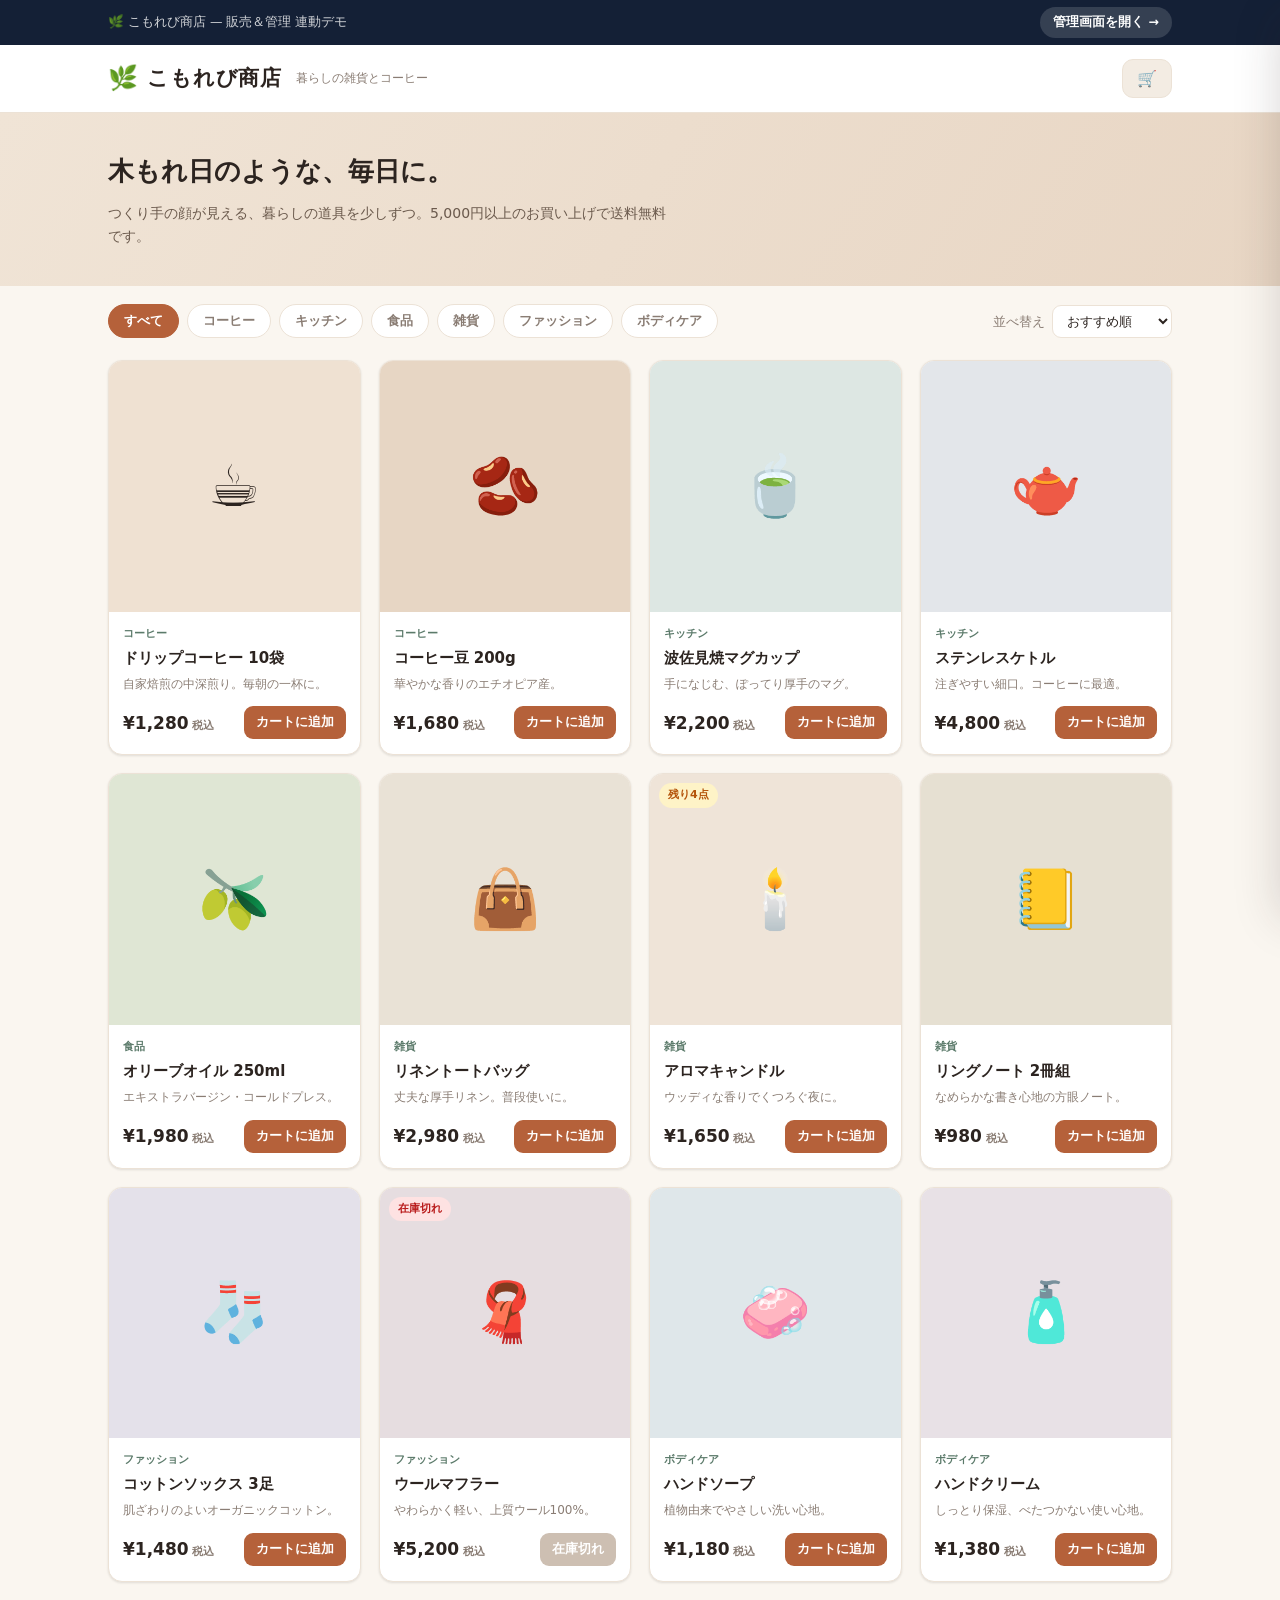
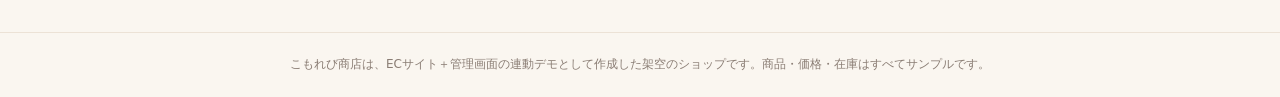
<file: index.html>
<!DOCTYPE html>
<html lang="ja">
<head>
<meta charset="UTF-8">
<meta name="viewport" content="width=device-width, initial-scale=1.0">
<title>こもれび商店｜販売＆管理が連動するECサイト（サンプル）</title>
<meta name="description" content="販売（ストア）と管理（ダッシュボード）が同じデータベースで連動するECサイトのサンプル。注文すると在庫が減り、管理画面の売上・注文に即反映されます。">
<meta property="og:title" content="こもれび商店｜販売＆管理が連動するECサイト">
<meta property="og:description" content="ストアと管理ダッシュボードが1つのデータで連動するサンプル。">
<meta property="og:type" content="website">
<meta name="twitter:card" content="summary">
<link rel="icon" href="data:image/svg+xml,<svg xmlns='http://www.w3.org/2000/svg' viewBox='0 0 100 100'><text y='.9em' font-size='90'>🌿</text></svg>">
<link rel="stylesheet" href="style.css">
</head>
<body>
<div class="mode-switch">
  <div class="ms-wrap">
    <span class="ms-tag">🌿 こもれび商店 — 販売＆管理 連動デモ</span>
    <a href="admin.html">管理画面を開く →</a>
  </div>
</div>

<header class="shop-header">
  <div class="hwrap">
    <a class="brand" href="#" id="homeLink"><span class="brand-mark">🌿</span><span class="brand-name">こもれび商店</span></a>
    <p class="brand-tag">暮らしの雑貨とコーヒー</p>
    <button class="cart-btn" id="cartBtn" aria-label="カートを開く">🛒 <span class="cart-badge" id="cartBadge" hidden>0</span></button>
  </div>
</header>

<main id="shopView">
  <section class="hero">
    <div class="hero-inner">
      <h1>木もれ日のような、毎日に。</h1>
      <p>つくり手の顔が見える、暮らしの道具を少しずつ。5,000円以上のお買い上げで送料無料です。</p>
    </div>
  </section>

  <div class="shop-bar">
    <div class="chips" id="catChips"></div>
    <label class="sort">並べ替え
      <select id="sortSel">
        <option value="popular">おすすめ順</option>
        <option value="priceAsc">価格が安い順</option>
        <option value="priceDesc">価格が高い順</option>
        <option value="nameAsc">名前順</option>
      </select>
    </label>
  </div>
  <div class="product-grid" id="grid"></div>
</main>

<section id="checkoutView" class="view" hidden>
  <button class="back-link" id="backToShop">← 買い物に戻る</button>
  <h2 class="ck-title">ご注文手続き</h2>
  <div class="ck-layout">
    <form class="ck-form" id="ckForm" novalidate>
      <h3>お届け先</h3>
      <label class="fld"><span>お名前 <em>必須</em></span><input type="text" name="name" autocomplete="name" required></label>
      <div class="fld-row">
        <label class="fld"><span>郵便番号 <em>必須</em></span><input type="text" name="zip" inputmode="numeric" placeholder="1500001" required></label>
        <label class="fld"><span>電話番号 <em>必須</em></span><input type="tel" name="tel" inputmode="numeric" placeholder="09012345678" required></label>
      </div>
      <label class="fld"><span>ご住所 <em>必須</em></span><input type="text" name="addr" required></label>
      <label class="fld"><span>メールアドレス <em>必須</em></span><input type="email" name="email" placeholder="example@example.com" required></label>
      <h3 style="margin-top:18px">お支払い方法</h3>
      <div class="pay-opts">
        <label class="pay"><input type="radio" name="pay" value="代金引換" checked><span>代金引換</span></label>
        <label class="pay"><input type="radio" name="pay" value="クレジットカード"><span>クレジットカード</span></label>
        <label class="pay"><input type="radio" name="pay" value="銀行振込"><span>銀行振込</span></label>
      </div>
    </form>
    <aside class="ck-summary">
      <h3>ご注文内容</h3>
      <div id="ckItems"></div>
      <dl class="ck-totals" id="ckTotals"></dl>
      <button class="btn btn-primary btn-block" id="placeOrder">この内容で注文する</button>
      <p class="ck-note">※ サンプルのため決済・発送は行われません。注文は管理画面に反映されます。</p>
    </aside>
  </div>
</section>

<section id="doneView" class="view" hidden>
  <div class="done-card">
    <div class="done-ico">✓</div>
    <h2>ご注文ありがとうございます</h2>
    <p>ご注文を受け付けました。この注文は<strong>管理画面の売上・注文一覧に反映</strong>されています。</p>
    <p class="order-no">注文番号：<strong id="orderNo"></strong></p>
    <div style="display:flex;gap:10px;justify-content:center;flex-wrap:wrap">
      <button class="btn btn-primary" id="continueShop">買い物を続ける</button>
      <a class="btn btn-ghost" href="admin.html">管理画面で確認する →</a>
    </div>
  </div>
</section>

<aside class="cart-drawer" id="cartDrawer" aria-label="カート">
  <div class="cd-head"><h2>カート</h2><button class="cd-close" id="cdClose" aria-label="閉じる">✕</button></div>
  <div class="cd-items" id="cdItems"></div>
  <div class="cd-foot" id="cdFoot"></div>
</aside>
<div class="scrim" id="scrim"></div>

<footer class="shop-foot">
  <p>こもれび商店は、ECサイト＋管理画面の連動デモとして作成した架空のショップです。商品・価格・在庫はすべてサンプルです。</p>
</footer>

<div id="toast" class="toast"></div>
<script src="db.js"></script>
<script src="store.js"></script>
</body>
</html>
</file>
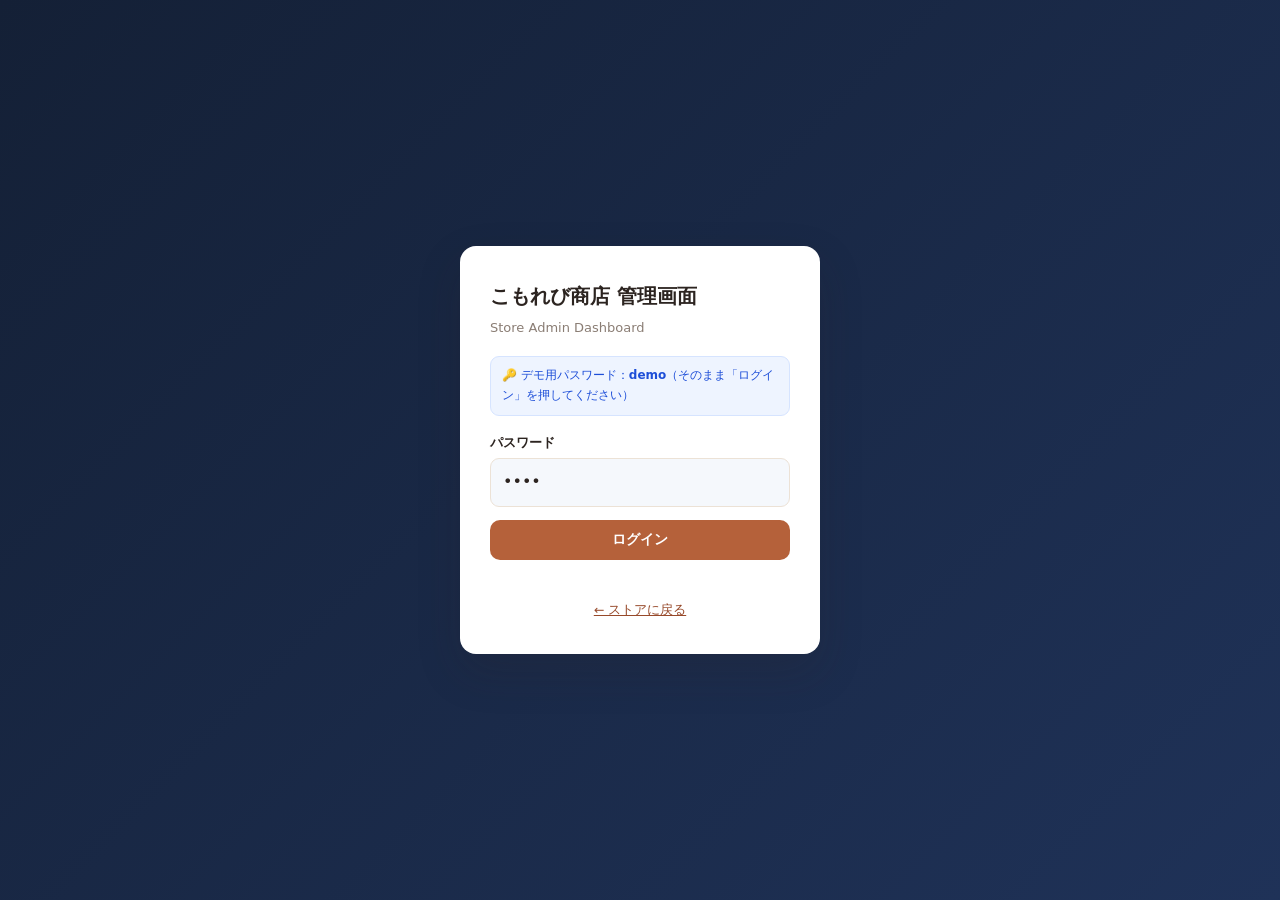
<file: admin.html>
<!DOCTYPE html>
<html lang="ja">
<head>
<meta charset="UTF-8">
<meta name="viewport" content="width=device-width, initial-scale=1.0">
<title>管理画面｜こもれび商店（販売データ連動ダッシュボード）</title>
<meta name="description" content="こもれび商店の管理画面。ストアの注文データをもとにした売上ダッシュボード・注文管理・在庫管理。">
<link rel="icon" href="data:image/svg+xml,<svg xmlns='http://www.w3.org/2000/svg' viewBox='0 0 100 100'><text y='.9em' font-size='90'>📊</text></svg>">
<link rel="stylesheet" href="style.css">
</head>
<body class="adm-body">

<!-- ログイン -->
<div class="login-screen" id="loginScreen">
  <form class="login-card" id="loginForm">
    <h1>こもれび商店 管理画面</h1>
    <p class="lc-sub">Store Admin Dashboard</p>
    <div class="login-demo">🔑 デモ用パスワード：<strong>demo</strong>（そのまま「ログイン」を押してください）</div>
    <label class="fld"><span>パスワード</span><input type="password" id="loginPass" value="demo" autocomplete="off"></label>
    <button type="submit" class="btn btn-primary btn-block">ログイン</button>
    <div class="login-err" id="loginErr"></div>
    <p style="text-align:center;margin-top:14px;font-size:12.5px"><a href="index.html">← ストアに戻る</a></p>
  </form>
</div>

<!-- 管理アプリ本体 -->
<div class="adm-app" id="adminApp" hidden>
  <aside class="adm-side" id="admSide">
    <div class="adm-brand"><span style="font-size:20px">🌿</span><span>こもれび<b>Admin</b></span></div>
    <nav class="adm-nav">
      <button data-sec="dash" class="active">📈 ダッシュボード</button>
      <button data-sec="orders">🧾 注文管理</button>
      <button data-sec="products">📦 商品・在庫</button>
      <button data-sec="store" id="toStore">🛒 ストアを開く</button>
    </nav>
    <div class="side-foot">
      <button class="adm-logout" id="reseedBtn" style="margin-bottom:8px">🔄 デモデータを初期化</button>
      <button class="adm-logout" id="logoutBtn">ログアウト</button>
    </div>
  </aside>

  <div class="adm-main">
    <header class="adm-top">
      <button class="adm-menu-btn" id="menuBtn">☰</button>
      <h1 id="secTitle">ダッシュボード</h1>
      <div class="at-actions">
        <div class="seg" id="periodSeg" data-show="dash">
          <button data-period="7">7日</button>
          <button data-period="30" class="active">30日</button>
          <button data-period="90">90日</button>
        </div>
      </div>
    </header>

    <div class="adm-content">
      <!-- ダッシュボード -->
      <div id="secDash">
        <section class="kpi-row" id="kpiRow" style="margin-bottom:18px"></section>
        <section class="agrid-2" style="margin-bottom:18px">
          <div class="acard"><div class="card-head"><h2>売上推移</h2><span class="card-meta" id="lineMeta"></span></div>
            <div class="chart-wrap"><svg id="lineChart" viewBox="0 0 720 250" preserveAspectRatio="xMidYMid meet"></svg></div></div>
          <div class="acard"><div class="card-head"><h2>カテゴリ構成比</h2></div>
            <div class="donut-wrap"><svg id="donutChart" viewBox="0 0 200 200"></svg><ul class="legend" id="donutLegend"></ul></div></div>
        </section>
        <section class="agrid-2 b">
          <div class="acard"><div class="card-head"><h2>人気商品 TOP5（数量）</h2></div>
            <div class="chart-wrap"><svg id="barChart" viewBox="0 0 480 250" preserveAspectRatio="xMidYMid meet"></svg></div></div>
          <div class="acard"><div class="card-head"><h2>最近の注文</h2><span class="card-meta">ストアの注文がここに入ります</span></div>
            <div class="atable-wrap"><table class="atable"><thead><tr><th>注文番号</th><th>顧客</th><th class="num">金額</th><th>状態</th></tr></thead><tbody id="recentBody"></tbody></table></div></div>
        </section>
      </div>

      <!-- 注文管理 -->
      <div id="secOrders" hidden>
        <div class="filter-bar" id="orderFilter">
          <button class="fbtn active" data-f="all">すべて</button>
          <button class="fbtn" data-f="new">未発送</button>
          <button class="fbtn" data-f="shipped">発送済み</button>
          <button class="fbtn" data-f="done">完了</button>
          <button class="fbtn" data-f="returned">返品</button>
          <button class="fbtn" data-f="canceled">キャンセル</button>
        </div>
        <div class="acard">
          <div class="atable-wrap">
            <table class="atable">
              <thead><tr><th>注文番号</th><th>日時</th><th>顧客</th><th>商品</th><th class="num">金額</th><th>状態変更</th></tr></thead>
              <tbody id="ordersBody"></tbody>
            </table>
          </div>
        </div>
      </div>

      <!-- 商品・在庫 -->
      <div id="secProducts" hidden>
        <div id="stockAlert"></div>
        <div class="acard">
          <div class="atable-wrap">
            <table class="atable">
              <thead><tr><th>商品</th><th>カテゴリ</th><th class="num">価格</th><th>在庫</th><th class="num">累計販売数</th><th>公開</th></tr></thead>
              <tbody id="productsBody"></tbody>
            </table>
          </div>
        </div>
      </div>
    </div>
    <footer class="adm-foot">ストアの注文と同じデータベース（ブラウザ内）を集計しています。グラフはライブラリ不使用のバニラJS（SVG）。MySQL用の設計（schema.sql / queries.sql）も同梱。</footer>
  </div>
</div>
<div class="scrim" id="admScrim"></div>
<div id="toast" class="toast"></div>

<script src="db.js"></script>
<script src="admin.js"></script>
</body>
</html>
</file>
<file: style.css>
:root {
  --brand: #b5613a;
  --brand-dark: #97492a;
  --ink: #2c2420;
  --muted: #8a7d74;
  --bg: #faf6f0;
  --card: #ffffff;
  --soft: #f3ece3;
  --border: #ece2d6;
  --accent: #5b7a6a;
  --danger: #c2410c;
  /* admin（管理画面）系 */
  --navy: #142036;
  --navy-2: #1f3258;
  --blue: #2563eb;
  --up: #16a34a;
  --down: #e11d48;
  --c1: #2563eb; --c2: #0ea5e9; --c3: #22c55e; --c4: #f59e0b; --c5: #a855f7; --c6: #ec4899;
  --radius: 14px;
  --shadow: 0 1px 3px rgba(44,36,32,.07), 0 1px 2px rgba(44,36,32,.05);
  --shadow-lg: 0 18px 44px rgba(44,36,32,.18);
}
* { box-sizing: border-box; margin: 0; padding: 0; }
/* hidden属性を確実に効かせる（.login-screen / .adm-app / .cart-badge 等の display 指定に勝たせる） */
[hidden] { display: none !important; }
body { font-family: "Hiragino Kaku Gothic ProN", "Yu Gothic", Meiryo, system-ui, sans-serif; color: var(--ink); background: var(--bg); line-height: 1.65; -webkit-font-smoothing: antialiased; }
a { color: var(--brand-dark); }
.yen::before { content: "¥"; }

/* ===== 共通ボタン・トースト ===== */
.btn { border: none; border-radius: 10px; padding: 11px 18px; font-size: 14px; font-weight: 700; cursor: pointer; transition: filter .15s, transform .05s; text-decoration: none; display: inline-block; }
.btn:active { transform: translateY(1px); }
.btn-primary { background: var(--brand); color: #fff; }
.btn-primary:hover { filter: brightness(1.06); }
.btn-block { width: 100%; }
.btn-ghost { background: var(--card); color: var(--ink); border: 1px solid var(--border); }
.btn-ghost:hover { border-color: var(--brand); }
.toast { position: fixed; bottom: 22px; left: 50%; transform: translateX(-50%) translateY(16px); background: var(--ink); color: #fff; padding: 10px 18px; border-radius: 999px; font-size: 13px; font-weight: 600; opacity: 0; pointer-events: none; transition: opacity .2s, transform .2s; z-index: 80; }
.toast.show { opacity: 1; transform: translateX(-50%) translateY(0); }

/* ===== 上部バー（ストア⇄管理の切替リンク） ===== */
.mode-switch { background: var(--navy); color: #fff; font-size: 12.5px; }
.mode-switch .ms-wrap { max-width: 1100px; margin: 0 auto; padding: 7px 18px; display: flex; align-items: center; gap: 10px; }
.mode-switch .ms-tag { opacity: .8; }
.mode-switch a { color: #fff; text-decoration: none; margin-left: auto; background: rgba(255,255,255,.14); padding: 5px 13px; border-radius: 999px; font-weight: 700; }
.mode-switch a:hover { background: rgba(255,255,255,.26); }

/* =========================================================================
 * ストア（販売）側
 * =======================================================================*/
.shop-header { background: var(--card); border-bottom: 1px solid var(--border); position: sticky; top: 0; z-index: 20; }
.hwrap { max-width: 1100px; margin: 0 auto; padding: 14px 18px; display: flex; align-items: center; gap: 14px; }
.brand { display: flex; align-items: center; gap: 9px; text-decoration: none; color: var(--ink); }
.brand-mark { font-size: 24px; }
.brand-name { font-family: "Hiragino Mincho ProN", "Yu Mincho", serif; font-size: 21px; font-weight: 600; letter-spacing: .04em; }
.brand-tag { font-size: 12px; color: var(--muted); }
.cart-btn { margin-left: auto; position: relative; background: var(--soft); border: 1px solid var(--border); border-radius: 11px; padding: 9px 14px; font-size: 16px; cursor: pointer; }
.cart-btn:hover { border-color: var(--brand); }
.cart-badge { position: absolute; top: -7px; right: -7px; background: var(--brand); color: #fff; font-size: 11px; font-weight: 700; min-width: 19px; height: 19px; border-radius: 999px; display: grid; place-items: center; padding: 0 5px; }

.hero { background: linear-gradient(120deg, #f0e4d6, #e8d6c4); }
.hero-inner { max-width: 1100px; margin: 0 auto; padding: 38px 18px; }
.hero h1 { font-family: "Hiragino Mincho ProN", serif; font-size: 26px; margin-bottom: 8px; }
.hero p { font-size: 14px; color: #6b5a4d; max-width: 560px; }

.shop-bar { max-width: 1100px; margin: 0 auto; padding: 18px 18px 4px; display: flex; align-items: center; gap: 14px; flex-wrap: wrap; }
.chips { display: flex; gap: 8px; flex-wrap: wrap; flex: 1; }
.chip { background: var(--card); border: 1px solid var(--border); border-radius: 999px; padding: 7px 15px; font-size: 13px; font-weight: 600; color: var(--muted); cursor: pointer; }
.chip:hover { border-color: var(--brand); color: var(--ink); }
.chip.active { background: var(--brand); color: #fff; border-color: var(--brand); }
.sort { font-size: 13px; color: var(--muted); display: flex; align-items: center; gap: 7px; }
.sort select { font: inherit; padding: 7px 10px; border-radius: 9px; border: 1px solid var(--border); background: var(--card); color: var(--ink); }

.product-grid { max-width: 1100px; margin: 0 auto; padding: 18px 18px 50px; display: grid; grid-template-columns: repeat(4, 1fr); gap: 18px; }
.product { background: var(--card); border: 1px solid var(--border); border-radius: var(--radius); overflow: hidden; display: flex; flex-direction: column; box-shadow: var(--shadow); transition: transform .12s, box-shadow .15s; }
.product:hover { transform: translateY(-3px); box-shadow: var(--shadow-lg); }
.p-thumb { aspect-ratio: 1/1; display: grid; place-items: center; font-size: 58px; position: relative; }
.p-stocktag { position: absolute; top: 9px; left: 9px; font-size: 11px; font-weight: 700; padding: 3px 9px; border-radius: 999px; }
.p-stocktag.low { background: #fef3c7; color: #b45309; }
.p-stocktag.out { background: #fee2e2; color: #b91c1c; }
.p-body { padding: 13px 14px 15px; display: flex; flex-direction: column; flex: 1; }
.p-cat { font-size: 11px; color: var(--accent); font-weight: 700; }
.p-name { font-size: 15px; font-weight: 600; margin: 3px 0 4px; }
.p-desc { font-size: 12px; color: var(--muted); flex: 1; }
.p-foot { display: flex; align-items: center; justify-content: space-between; margin-top: 12px; gap: 8px; }
.p-price { font-size: 17px; font-weight: 800; }
.p-price small { font-size: 11px; font-weight: 600; color: var(--muted); }
.add-btn { background: var(--brand); color: #fff; border: none; border-radius: 9px; padding: 8px 12px; font-size: 12.5px; font-weight: 700; cursor: pointer; white-space: nowrap; }
.add-btn:hover { filter: brightness(1.06); }
.add-btn:disabled { background: #cdbfb2; cursor: not-allowed; }

/* カートドロワー */
.cart-drawer { position: fixed; top: 0; right: 0; height: 100vh; width: 380px; max-width: 92vw; background: var(--card); box-shadow: var(--shadow-lg); z-index: 60; transform: translateX(100%); transition: transform .25s ease; display: flex; flex-direction: column; }
.cart-drawer.open { transform: translateX(0); }
.cd-head { display: flex; align-items: center; justify-content: space-between; padding: 16px 18px; border-bottom: 1px solid var(--border); }
.cd-head h2 { font-size: 18px; font-family: "Hiragino Mincho ProN", serif; }
.cd-close { background: none; border: none; font-size: 18px; cursor: pointer; color: var(--muted); }
.cd-items { flex: 1; overflow-y: auto; padding: 8px 18px; }
.cd-empty { text-align: center; color: var(--muted); padding: 40px 10px; font-size: 14px; }
.cd-item { display: grid; grid-template-columns: 48px 1fr auto; gap: 11px; align-items: center; padding: 12px 0; border-bottom: 1px solid var(--border); }
.cd-thumb { width: 48px; height: 48px; border-radius: 10px; display: grid; place-items: center; font-size: 26px; }
.cd-name { font-size: 13.5px; font-weight: 600; }
.cd-unit { font-size: 11.5px; color: var(--muted); }
.cd-qty { display: inline-flex; align-items: center; gap: 8px; margin-top: 5px; }
.qbtn { width: 24px; height: 24px; border-radius: 7px; border: 1px solid var(--border); background: var(--soft); cursor: pointer; font-size: 14px; line-height: 1; }
.qbtn:hover { border-color: var(--brand); }
.cd-line { text-align: right; font-weight: 700; font-size: 14px; }
.cd-remove { display: block; background: none; border: none; color: var(--muted); font-size: 11px; cursor: pointer; margin-top: 4px; text-decoration: underline; }
.cd-foot { border-top: 1px solid var(--border); padding: 16px 18px 20px; }
.cd-row { display: flex; justify-content: space-between; font-size: 13.5px; margin-bottom: 6px; color: var(--muted); }
.cd-row.total { color: var(--ink); font-weight: 800; font-size: 17px; margin: 10px 0 14px; }
.cd-free { font-size: 12px; color: var(--accent); margin-bottom: 10px; }
.scrim { position: fixed; inset: 0; background: rgba(44,36,32,.45); z-index: 50; opacity: 0; pointer-events: none; transition: opacity .22s; }
.scrim.show { opacity: 1; pointer-events: auto; }

/* チェックアウト・完了（ストア） */
.view { max-width: 1000px; margin: 0 auto; padding: 26px 18px 60px; }
.back-link { background: none; border: none; color: var(--brand-dark); font-size: 14px; cursor: pointer; margin-bottom: 12px; }
.ck-title { font-size: 23px; font-family: "Hiragino Mincho ProN", serif; margin-bottom: 18px; }
.ck-layout { display: grid; grid-template-columns: 1.3fr 1fr; gap: 22px; align-items: start; }
.ck-form, .ck-summary { background: var(--card); border: 1px solid var(--border); border-radius: var(--radius); padding: 22px; box-shadow: var(--shadow); }
.ck-form h3, .ck-summary h3 { font-size: 15px; margin-bottom: 12px; }
.fld { display: block; margin-bottom: 13px; }
.fld > span { display: block; font-size: 13px; font-weight: 600; margin-bottom: 5px; }
.fld em { font-style: normal; font-size: 10.5px; color: #fff; background: var(--brand); padding: 1px 7px; border-radius: 999px; margin-left: 6px; }
.fld input, .fld textarea, .fld select { width: 100%; font: inherit; background: var(--soft); border: 1px solid var(--border); border-radius: 9px; padding: 10px 12px; color: var(--ink); }
.fld input:focus, .fld textarea:focus, .fld select:focus { outline: none; border-color: var(--brand); box-shadow: 0 0 0 3px #f3e2d7; }
.fld input.invalid, .fld textarea.invalid { border-color: var(--danger); }
.fld-row { display: grid; grid-template-columns: 1fr 1fr; gap: 12px; }
.pay-opts { display: flex; flex-direction: column; gap: 8px; }
.pay { display: flex; align-items: center; gap: 9px; background: var(--soft); border: 1px solid var(--border); border-radius: 9px; padding: 10px 12px; font-size: 14px; cursor: pointer; }
.pay:has(input:checked) { border-color: var(--brand); background: #f7ece3; }
.ck-item { display: flex; justify-content: space-between; gap: 10px; font-size: 13px; padding: 6px 0; border-bottom: 1px dashed var(--border); }
.ck-totals { margin: 10px 0 16px; }
.ck-totals div { display: flex; justify-content: space-between; font-size: 13.5px; padding: 4px 0; color: var(--muted); }
.ck-totals div.grand { color: var(--ink); font-weight: 800; font-size: 18px; border-top: 1px solid var(--border); margin-top: 6px; padding-top: 10px; }
.ck-note { font-size: 11.5px; color: var(--muted); margin-top: 10px; text-align: center; }
.done-card { background: var(--card); border: 1px solid var(--border); border-radius: 18px; box-shadow: var(--shadow); padding: 46px 28px; text-align: center; max-width: 520px; margin: 30px auto; }
.done-ico { width: 64px; height: 64px; border-radius: 50%; background: var(--accent); color: #fff; font-size: 32px; display: grid; place-items: center; margin: 0 auto 18px; }
.done-card h2 { font-size: 22px; font-family: "Hiragino Mincho ProN", serif; margin-bottom: 10px; }
.done-card p { color: var(--muted); font-size: 14px; }
.order-no { margin: 16px 0 22px; color: var(--ink) !important; font-size: 15px; }
.order-no strong { color: var(--brand-dark); letter-spacing: .04em; }

.shop-foot { border-top: 1px solid var(--border); padding: 22px 18px; text-align: center; color: var(--muted); font-size: 12px; }

/* =========================================================================
 * 管理画面（admin）側
 * =======================================================================*/
.adm-body { background: #eef2f7; }
/* ログイン */
.login-screen { min-height: 100vh; display: grid; place-items: center; background: linear-gradient(135deg, var(--navy), var(--navy-2)); padding: 20px; }
.login-card { background: #fff; border-radius: 16px; box-shadow: var(--shadow-lg); padding: 34px 30px; width: 360px; max-width: 100%; }
.login-card h1 { font-size: 20px; margin-bottom: 4px; }
.login-card .lc-sub { color: var(--muted); font-size: 13px; margin-bottom: 18px; }
.login-card .fld input { background: #f5f8fc; }
.login-demo { font-size: 12px; background: #eef4ff; border: 1px solid #d6e4ff; color: #1d4ed8; border-radius: 9px; padding: 9px 11px; margin-bottom: 16px; }
.login-err { color: var(--danger); font-size: 13px; margin-top: 8px; min-height: 18px; }

.adm-app { display: grid; grid-template-columns: 220px 1fr; min-height: 100vh; }
.adm-side { background: linear-gradient(180deg, var(--navy), var(--navy-2)); color: #aebbd0; padding: 18px 14px; display: flex; flex-direction: column; position: sticky; top: 0; height: 100vh; }
.adm-brand { display: flex; align-items: center; gap: 9px; color: #fff; padding: 6px 8px 18px; }
.adm-brand b { color: #6f9bff; }
.adm-nav { display: flex; flex-direction: column; gap: 3px; }
.adm-nav button { display: flex; align-items: center; gap: 11px; padding: 10px 12px; border-radius: 10px; font-size: 14px; cursor: pointer; color: #aebbd0; background: none; border: none; text-align: left; width: 100%; }
.adm-nav button:hover { background: rgba(255,255,255,.06); color: #fff; }
.adm-nav button.active { background: var(--blue); color: #fff; }
.adm-side .side-foot { margin-top: auto; }
.adm-logout { background: rgba(255,255,255,.08); border: none; color: #cfd9e8; border-radius: 9px; padding: 9px; width: 100%; cursor: pointer; font-size: 13px; }
.adm-logout:hover { background: rgba(255,255,255,.16); color: #fff; }

.adm-main { min-width: 0; display: flex; flex-direction: column; }
.adm-top { background: #fff; border-bottom: 1px solid #e4eaf2; padding: 14px 22px; display: flex; align-items: center; gap: 14px; position: sticky; top: 0; z-index: 5; }
.adm-top h1 { font-size: 18px; color: var(--ink); }
.adm-top .at-actions { margin-left: auto; display: flex; gap: 10px; align-items: center; }
.seg { display: flex; background: #f5f8fc; border: 1px solid #e4eaf2; border-radius: 9px; padding: 3px; }
.seg button { border: none; background: none; padding: 6px 12px; border-radius: 7px; cursor: pointer; font-size: 13px; font-weight: 600; color: #6a7a90; }
.seg button.active { background: #fff; color: var(--blue); box-shadow: var(--shadow); }
.adm-content { padding: 22px; display: flex; flex-direction: column; gap: 18px; }
.adm-menu-btn { display: none; }

.kpi-row { display: grid; grid-template-columns: repeat(4, 1fr); gap: 16px; }
.kpi { background: #fff; border: 1px solid #e4eaf2; border-radius: var(--radius); padding: 16px 18px; box-shadow: var(--shadow); }
.kpi-top { display: flex; align-items: center; justify-content: space-between; }
.kpi-label { font-size: 12.5px; color: #6a7a90; font-weight: 600; }
.kpi-ico { width: 34px; height: 34px; border-radius: 10px; display: grid; place-items: center; font-size: 17px; }
.kpi-val { font-size: 24px; font-weight: 800; margin-top: 8px; color: var(--ink); }
.kpi-delta { font-size: 12px; font-weight: 700; margin-top: 5px; }
.kpi-delta.up { color: var(--up); } .kpi-delta.down { color: var(--down); }
.kpi-delta .vs { color: #6a7a90; font-weight: 500; }
.kpi-delta.flat { color: #6a7a90; }

.acard { background: #fff; border: 1px solid #e4eaf2; border-radius: var(--radius); padding: 18px; box-shadow: var(--shadow); }
.acard .card-head { display: flex; align-items: baseline; justify-content: space-between; margin-bottom: 12px; }
.acard .card-head h2 { font-size: 15px; color: var(--ink); }
.acard .card-meta { font-size: 12px; color: #6a7a90; }
.agrid-2 { display: grid; grid-template-columns: 1.5fr 1fr; gap: 18px; }
.agrid-2.b { grid-template-columns: 1fr 1.1fr; }
.chart-wrap svg { width: 100%; height: auto; display: block; }
.grid-line { stroke: #e4eaf2; stroke-dasharray: 3 4; }
.axis-text { fill: #6a7a90; font-size: 11px; }
#aLineArea .g0 { stop-color: var(--blue); stop-opacity: .26; }
#aLineArea .g1 { stop-color: var(--blue); stop-opacity: 0; }
.line-path { fill: none; stroke: var(--blue); stroke-width: 2.5; stroke-linejoin: round; stroke-linecap: round; }
.dot { fill: #fff; stroke: var(--blue); stroke-width: 2; }
.donut-wrap { display: flex; align-items: center; gap: 14px; flex-wrap: wrap; }
.donut-wrap svg { width: 168px; height: 168px; flex: 0 0 auto; }
.donut-center-num { fill: var(--ink); font-size: 20px; font-weight: 800; }
.donut-center-lbl { fill: #6a7a90; font-size: 10px; }
.legend { list-style: none; display: flex; flex-direction: column; gap: 8px; flex: 1; min-width: 130px; }
.legend li { display: flex; align-items: center; gap: 8px; font-size: 12.5px; color: var(--ink); }
.legend .sw { width: 11px; height: 11px; border-radius: 3px; }
.legend .lg-name { flex: 1; }
.legend .lg-pct { font-weight: 700; color: #6a7a90; }
.bar-label { fill: var(--ink); font-size: 11.5px; }
.bar-val { fill: #6a7a90; font-size: 11px; }

.atable-wrap { overflow-x: auto; }
.atable { width: 100%; border-collapse: collapse; font-size: 13px; }
.atable th { text-align: left; color: #6a7a90; font-weight: 600; font-size: 11.5px; padding: 9px 10px; border-bottom: 1px solid #e4eaf2; white-space: nowrap; }
.atable td { padding: 10px 10px; border-bottom: 1px solid #eef2f7; white-space: nowrap; color: var(--ink); }
.atable tr:last-child td { border-bottom: none; }
.atable .num { text-align: right; }
.status-sel { font: inherit; font-size: 12px; padding: 4px 8px; border-radius: 7px; border: 1px solid #e4eaf2; background: #fff; }
/* 状態変更：ワンクリックの横並びボタン */
.st-btns { display: flex; gap: 5px; flex-wrap: wrap; }
.st-btn { font: inherit; font-size: 11px; font-weight: 700; padding: 4px 9px; border-radius: 7px; border: 1px solid #e4eaf2; background: #fff; cursor: pointer; white-space: nowrap; transition: all .12s; }
.st-btn.new { color: #b45309; } .st-btn.shipped { color: #1d4ed8; } .st-btn.done { color: #15803d; } .st-btn.returned { color: #7c3aed; } .st-btn.canceled { color: #b91c1c; }
.st-btn:not(.active):hover { border-color: currentColor; background: #f7faff; }
.st-btn.active { color: #fff; border-color: transparent; cursor: default; }
.st-btn.new.active { background: #d97706; } .st-btn.shipped.active { background: #2563eb; } .st-btn.done.active { background: #16a34a; } .st-btn.returned.active { background: #7c3aed; } .st-btn.canceled.active { background: #dc2626; }
.pill.returned { background: #ede9fe; color: #6d28d9; }
html[data-theme="dark"] .pill.returned { background: #2a2150; color: #c4b5fd; }
.pill { font-size: 11px; font-weight: 700; padding: 2px 9px; border-radius: 999px; }
.pill.new { background: #fef3c7; color: #b45309; }
.pill.shipped { background: #dbeafe; color: #1d4ed8; }
.pill.done { background: #dcfce7; color: #15803d; }
.pill.canceled { background: #fee2e2; color: #b91c1c; }
.stock-cell { display: inline-flex; align-items: center; gap: 7px; }
.stock-num { font-weight: 800; min-width: 30px; text-align: center; }
.stock-num.low { color: #b45309; } .stock-num.out { color: #b91c1c; }
.sbtn { width: 26px; height: 26px; border-radius: 7px; border: 1px solid #e4eaf2; background: #f5f8fc; cursor: pointer; font-size: 15px; line-height: 1; }
.sbtn:hover { border-color: var(--blue); }
.filter-bar { display: flex; gap: 8px; flex-wrap: wrap; margin-bottom: 12px; }
.fbtn { background: #fff; border: 1px solid #e4eaf2; border-radius: 999px; padding: 6px 13px; font-size: 12.5px; font-weight: 600; color: #6a7a90; cursor: pointer; }
.fbtn.active { background: var(--blue); color: #fff; border-color: var(--blue); }
.alert-banner { background: #fff7ed; border: 1px solid #fed7aa; color: #9a3412; border-radius: 10px; padding: 11px 14px; font-size: 13px; }
.adm-foot { padding: 14px 22px 28px; color: #6a7a90; font-size: 12px; text-align: center; }

/* ===== レスポンシブ ===== */
@media (max-width: 980px) { .product-grid { grid-template-columns: repeat(3, 1fr); } .kpi-row { grid-template-columns: repeat(2,1fr); } .agrid-2, .agrid-2.b { grid-template-columns: 1fr; } }
@media (max-width: 760px) {
  .ck-layout { grid-template-columns: 1fr; }
  .adm-app { grid-template-columns: 1fr; }
  .adm-side { position: fixed; z-index: 40; width: 220px; transform: translateX(-100%); transition: transform .25s; }
  .adm-side.open { transform: translateX(0); }
  .adm-menu-btn { display: grid; place-items: center; background: #f5f8fc; border: 1px solid #e4eaf2; border-radius: 9px; width: 38px; height: 38px; font-size: 18px; cursor: pointer; }
}
@media (max-width: 600px) { .product-grid { grid-template-columns: repeat(2, 1fr); } .brand-tag { display: none; } .fld-row { grid-template-columns: 1fr; } }
</file>
